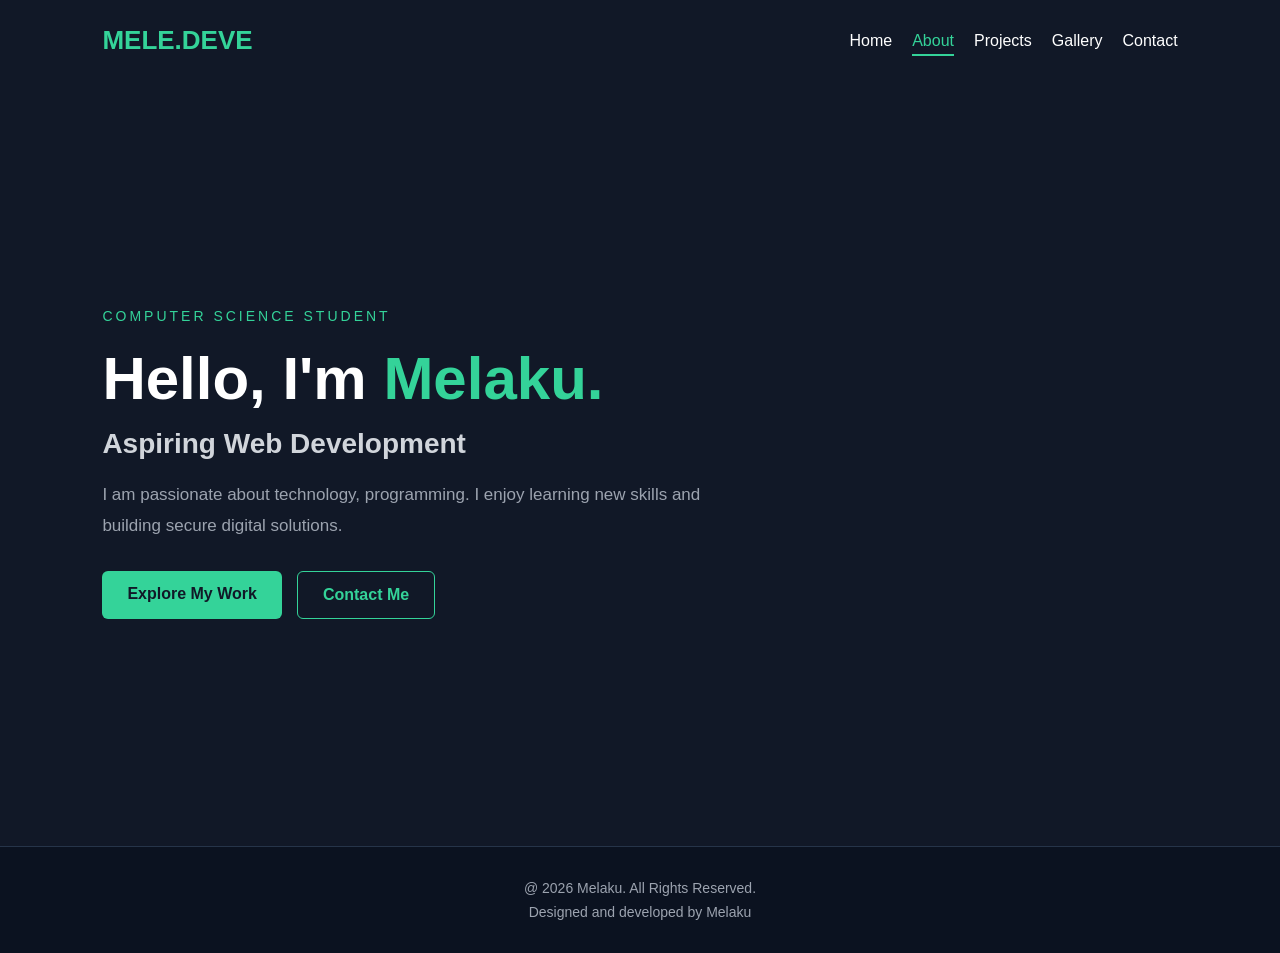
<file: index.html>
<!doctype html>
<html lang="en">
  <head>
    <meta charset="UTF-8" />
    <meta name="viewport" content="width=device-width, initial-scale=1.0" />
    <title>Melaku | Personal Portfolio</title>
    <link rel="stylesheet" href="css/style.css" />
  </head>
  <body>
    <header>
      <nav class="navbar">
        <a href="index.html" class="logo">MELE.DEVE</a>
        <ul class="nav-links">
          <li><a href="index.html">Home</a></li>
          <li><a href="about.html" class="active">About</a></li>
          <li><a href="projects.html">Projects</a></li>
          <li><a href="gallery.html">Gallery</a></li>
          <li><a href="contact.html">Contact</a></li>
        </ul>
      </nav>
    </header>

    <section class="hero">
      <div class="hero-content">
        <p class="hero-subtitle">COMPUTER SCIENCE STUDENT</p>
        <h1>Hello, I'm <span>Melaku.</span></h1>
        <h2>Aspiring Web Development</h2>
        <p class="hero-description">
          I am passionate about technology, programming. I enjoy learning new
          skills and building secure digital solutions.
        </p>

        <div class="hero-button">
          <a href="projects.html" class="btn-primary">Explore My Work</a>
          <a href="contact.html" class="btn-secondary">Contact Me</a>
        </div>
      </div>
    </section>

    <footer class="footer">
      <p>@ 2026 Melaku. All Rights Reserved.</p>
      <p>Designed and developed by Melaku</p>
    </footer>
  </body>
</html>
</file>
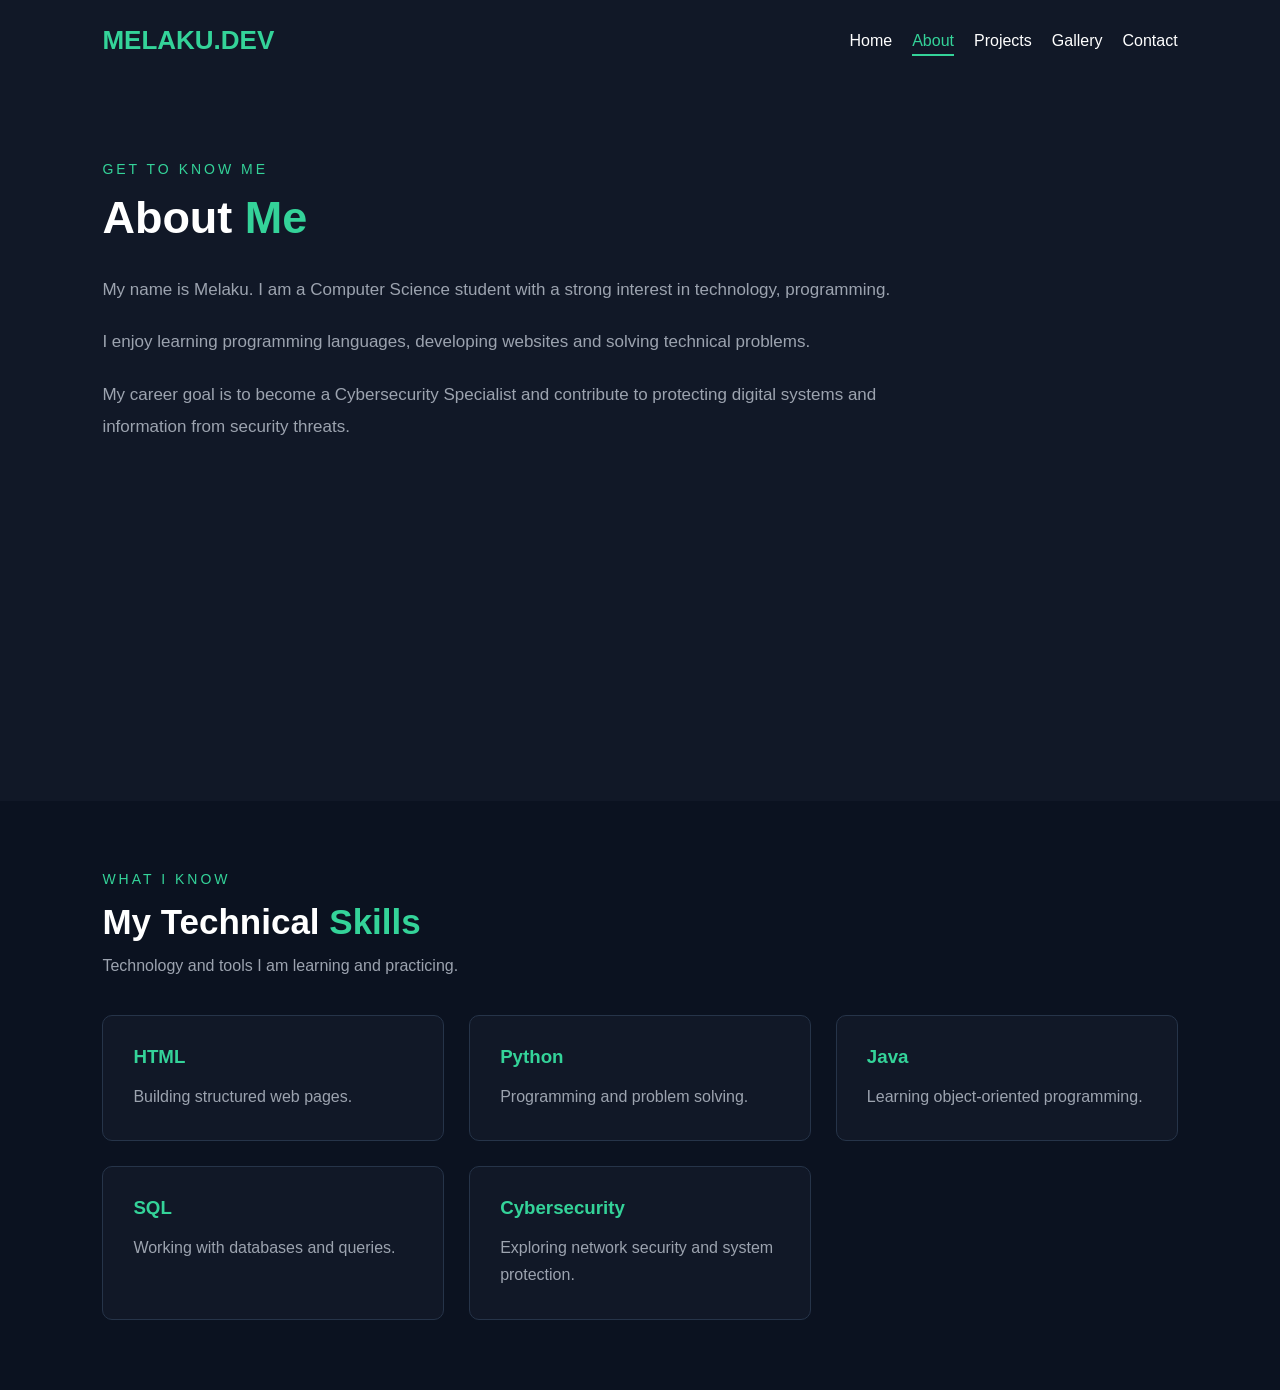
<file: about.html>
<!doctype html>
<html lang="en">
  <head>
    <meta charset="UTF-8" />
    <meta name="viewport" content="width=device-width, initial-scale=1.0" />
    <title>About Me | Melaku</title>
    <link rel="stylesheet" href="css/style.css" />
  </head>
  <body>
    <header>
      <nav class="navbar">
        <a href="index.html" class="logo">MELAKU.DEV</a>

        <ul class="nav-links">
          <li><a href="index.html">Home</a></li>
          <li><a href="about.html" class="active">About</a></li>
          <li><a href="projects.html">Projects</a></li>
          <li><a href="gallery.html">Gallery</a></li>
          <li><a href="contact.html">Contact</a></li>
        </ul>
      </nav>
    </header>

    <section class="about">
      <div class="about-content">
        <p class="section-subtitle">GET TO KNOW ME</p>
        <h1>About <span>Me</span></h1>

        <p>
          My name is Melaku. I am a Computer Science student with a strong
          interest in technology, programming.
        </p>

        <p>
          I enjoy learning programming languages, developing websites and
          solving technical problems.
        </p>

        <p>
          My career goal is to become a Cybersecurity Specialist and contribute
          to protecting digital systems and information from security threats.
        </p>
      </div>
    </section>

    <section class="skills">
      <div class="skills-header">
        <p class="section-subtitle">WHAT I KNOW</p>
        <h2>My Technical <span>Skills</span></h2>
        <p>Technology and tools I am learning and practicing.</p>
      </div>

      <div class="skills-container">
        <div class="skill-card">
          <h3>HTML</h3>
          <p>Building structured web pages.</p>
        </div>

        <div class="skill-card">
          <h3>Python</h3>
          <p>Programming and problem solving.</p>
        </div>

        <div class="skill-card">
          <h3>Java</h3>
          <p>Learning object-oriented programming.</p>
        </div>

        <div class="skill-card">
          <h3>SQL</h3>
          <p>Working with databases and queries.</p>
        </div>

        <div class="skill-card">
          <h3>Cybersecurity</h3>
          <p>Exploring network security and system protection.</p>
        </div>
      </div>
    </section>
  </body>
</html>
</file>
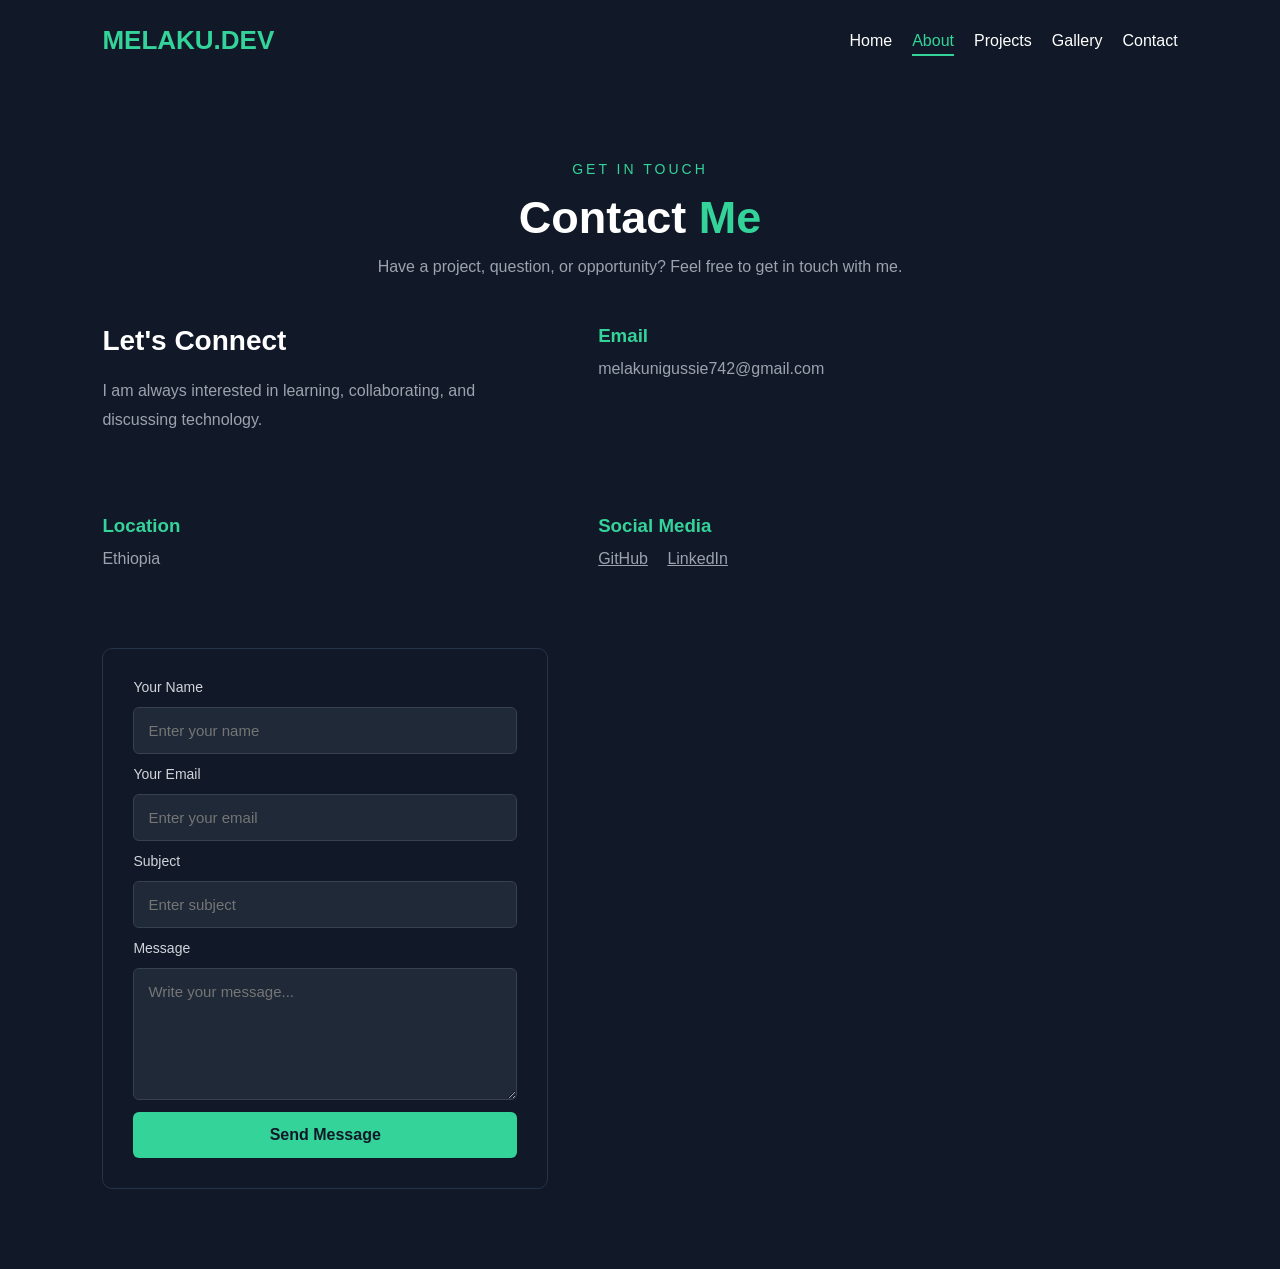
<file: contact.html>
<!doctype html>
<html lang="en">
  <head>
    <meta charset="UTF-8" />
    <meta name="viewport" content="width=device-width, initial-scale=1.0" />
    <title>Contact Me | Melaku</title>
    <link rel="stylesheet" href="css/style.css" />
  </head>
  <body>
    <header>
      <nav class="navbar">
        <a href="index.html" class="logo">MELAKU.DEV</a>
        <ul class="nav-links">
          <li><a href="index.html">Home</a></li>
          <li><a href="about.html" class="active">About</a></li>
          <li><a href="projects.html">Projects</a></li>
          <li><a href="gallery.html">Gallery</a></li>
          <li><a href="contact.html">Contact</a></li>
        </ul>
      </nav>
    </header>

    <section class="contact">
      <div class="contact-header">
        <p class="section-subtitle">GET IN TOUCH</p>
        <h1>Contact <span>Me</span></h1>
        <p>
          Have a project, question, or opportunity? Feel free to get in touch
          with me.
        </p>
      </div>

      <div class="contact-container">
        <div class="contact-info">
          <h2>Let's Connect</h2>
          <p>
            I am always interested in learning, collaborating, and discussing
            technology.
          </p>
        </div>

        <div class="contact-item">
          <h3>Email</h3>
          <p>melakunigussie742@gmail.com</p>
        </div>

        <div class="contact-item">
          <h3>Location</h3>
          <p>Ethiopia</p>
        </div>

        <div class="contact-item">
          <h3>Social Media</h3>

          <a
            href="https://github.com/"
            target="_blank"
            rel="noopener noreferrer"
            >GitHub</a
          >

          <a
            href="https://www.linkedin.com/"
            target="_blank"
            rel="noopener noreferrer"
            >LinkedIn</a
          >
        </div>

        <form
          action="https://formspree.io/f/xbggeyrz"
          class="contact-form"
          method="POST"
        >
          <label for="name">Your Name</label>
          <input
            type="text"
            id="name"
            name="name"
            placeholder="Enter your name"
            requred
          />

          <label for="email">Your Email</label>
          <input
            type="email"
            id="email"
            name="email"
            placeholder="Enter your email"
            requred
          />

          <label for="subject">Subject</label>
          <input
            type="text"
            id="subject"
            name="subject"
            placeholder="Enter subject"
            requred
          />

          <label for="message">Message</label>
          <textarea
            id="message"
            name="message"
            placeholder="Write your message..."
            rows="6"
            required
          ></textarea>
          <input type="hidden" name="_subject" value="New Portfolio Message" />
          <button type="submit">Send Message</button>
        </form>
      </div>
    </section>
  </body>
</html>
</file>
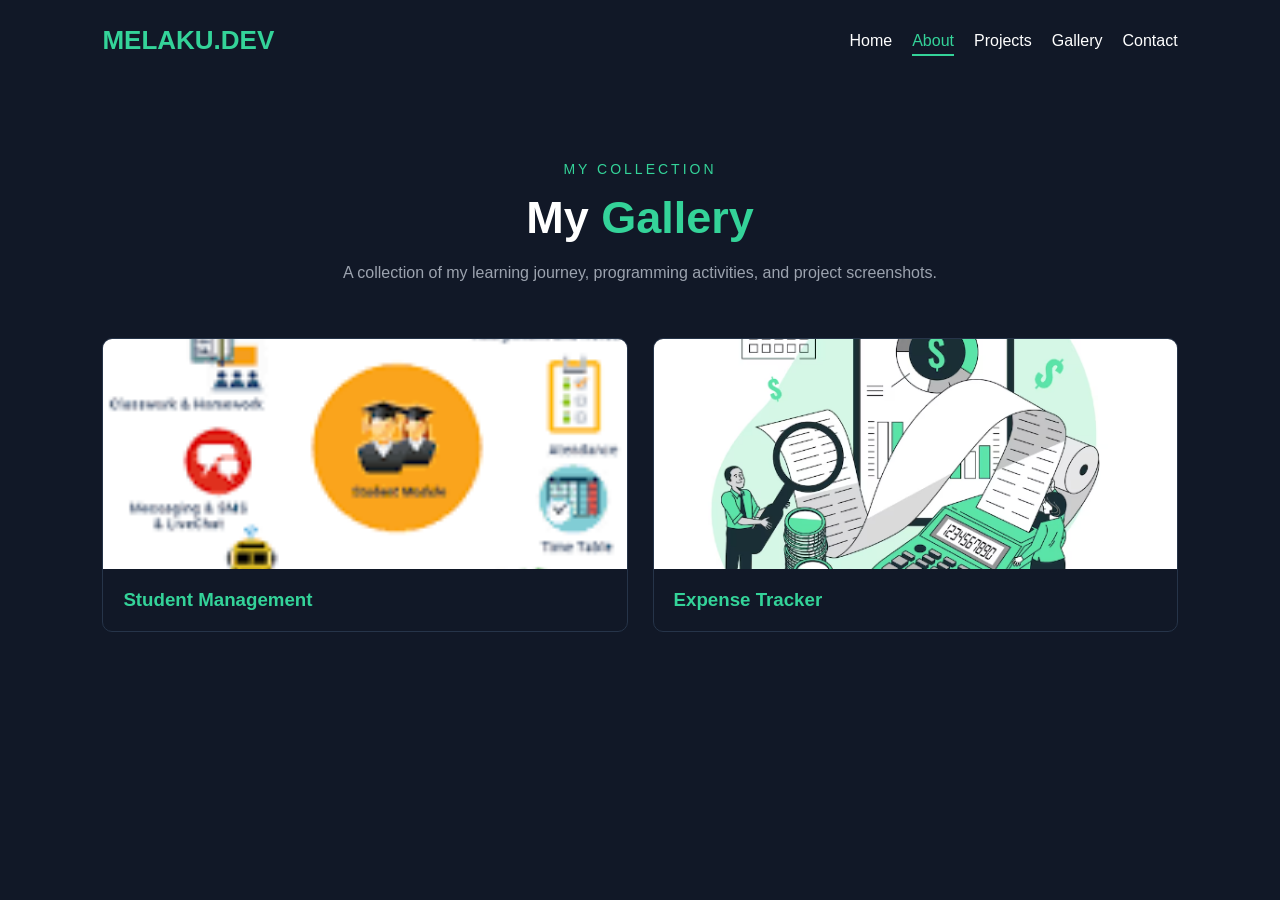
<file: gallery.html>
<!doctype html>
<html lang="en">
  <head>
    <meta charset="UTF-8" />
    <meta name="viewport" content="width=device-width, initial-scale=1.0" />
    <title>Gallery | MELAKU</title>
    <link rel="stylesheet" href="css/style.css" />
  </head>
  <body>
    <header>
      <nav class="navbar">
        <a href="index.html" class="logo">MELAKU.DEV</a>
        <ul class="nav-links">
          <li><a href="index.html">Home</a></li>
          <li><a href="about.html" class="active">About</a></li>
          <li><a href="projects.html">Projects</a></li>
          <li><a href="gallery.html">Gallery</a></li>
          <li><a href="contact.html">Contact</a></li>
        </ul>
      </nav>
    </header>

    <section class="gallery">
      <div class="gallery-header">
        <p class="section-subtitle">MY COLLECTION</p>
        <h1>My <span>Gallery</span></h1>
        <p>
          A collection of my learning journey, programming activities, and
          project screenshots.
        </p>
      </div>

      <div class="gallery-container">
        <div class="gallery-card">
          <img
            src="images/studentManagement.png"
            alt="Student Management Project"
          />
          <h3>Student Management</h3>
        </div>

        <div class="gallery-card">
          <img src="images/expenseTracker.png" alt="Expense Tracker Project" />
          <h3>Expense Tracker</h3>
        </div>
      </div>
    </section>
  </body>
</html>
</file>
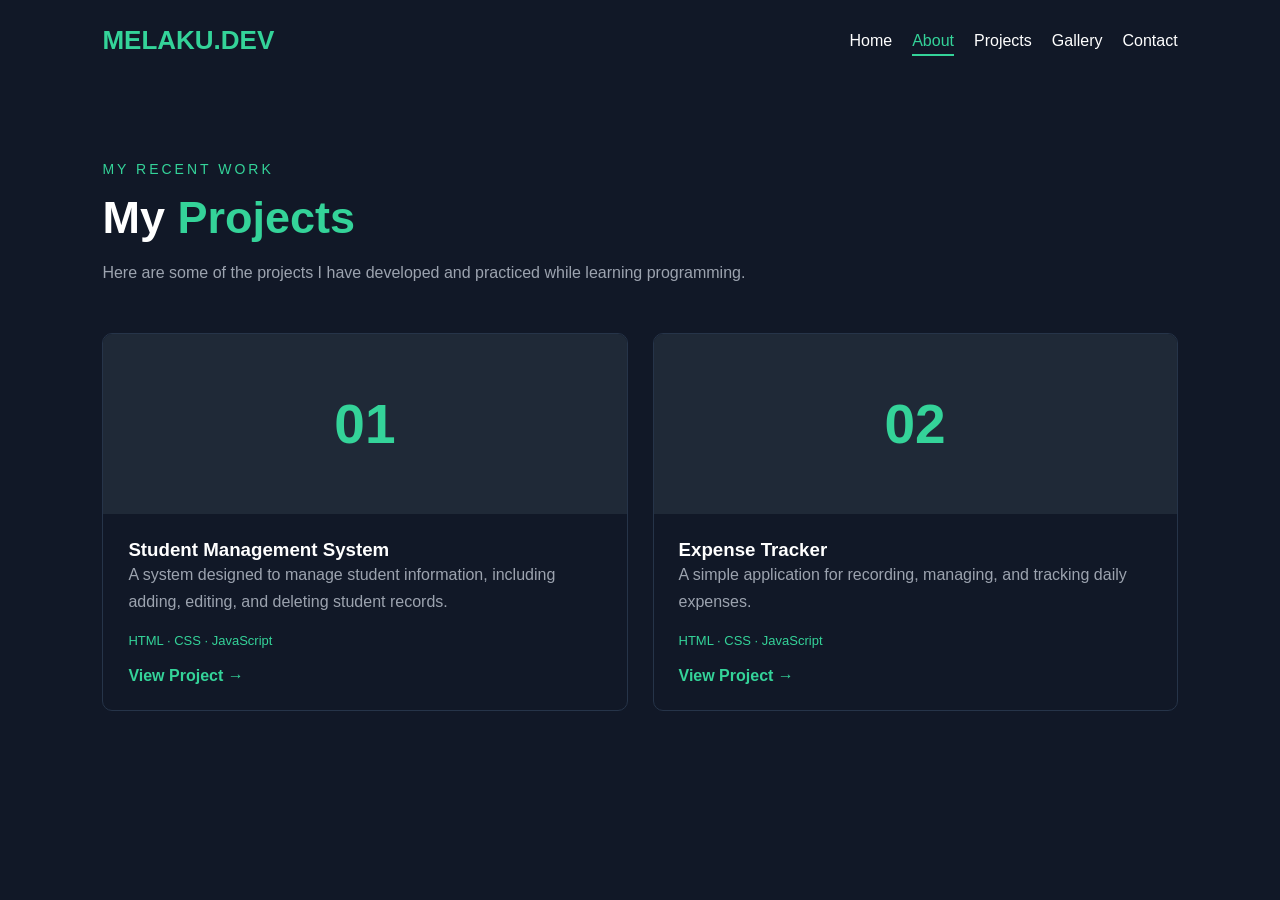
<file: projects.html>
<!doctype html>
<html lang="en">
  <head>
    <meta charset="UTF-8" />
    <meta name="viewport" content="width=device-width, initial-scale=1.0" />
    <title>My Projects | Melaku</title>
    <link rel="stylesheet" href="css/style.css" />
  </head>
  <body>
    <header>
      <nav class="navbar">
        <a href="index.html" class="logo">MELAKU.DEV</a>
        <ul class="nav-links">
          <li><a href="index.html">Home</a></li>
          <li><a href="about.html" class="active">About</a></li>
          <li><a href="projects.html">Projects</a></li>
          <li><a href="gallery.html">Gallery</a></li>
          <li><a href="contact.html">Contact</a></li>
        </ul>
      </nav>
    </header>

    <section class="projects">
      <div class="projects-header">
        <p class="section-subtitle">MY RECENT WORK</p>
        <h1>My <span>Projects</span></h1>
        <p>
          Here are some of the projects I have developed and practiced while
          learning programming.
        </p>
      </div>

      <div class="projects-container">
        <div class="project-card">
          <div class="project-image">
            <h2>01</h2>
          </div>

          <div class="project-info">
            <h3>Student Management System</h3>
            <p>
              A system designed to manage student information, including adding,
              editing, and deleting student records.
            </p>

            <p class="project-tech">HTML · CSS · JavaScript</p>
            <a href="#" class="project-link">View Project →</a>
          </div>
        </div>

        <div class="project-card">
          <div class="project-image">
            <h2>02</h2>
          </div>

          <div class="project-info">
            <h3>Expense Tracker</h3>
            <p>
              A simple application for recording, managing, and tracking daily
              expenses.
            </p>

            <p class="project-tech">HTML · CSS · JavaScript</p>
            <a href="#" class="project-link">View Project →</a>
          </div>
        </div>
      </div>
    </section>
  </body>
</html>
</file>
<file: css/style.css>
* {
    margin: 0;
    padding: 0;
    box-sizing: border-box;
}

body {
    font-family: Arial, sans-serif;
    background-color: #111827;
    color: white;
}

.navbar {
    display: flex;
    justify-content: space-between;
    align-items: center;
    padding: 25px 8%;
    background-color: #111827;
}

.logo {
    font-size: 26px;
    font-weight: bold;
    color: #34D399;
    text-decoration: none;
}

.nav-links {
    display: flex;
    list-style: none;
    gap: 20px;

}

.nav-links a {
    text-decoration: none;
    color: white;
    font-size: 16px;
    transition: 0.3s;
}

.nav-links a:hover {
    color: #34D399;
}

.hero {
    min-height: 85vh;
    display: flex;
    align-items: center;
    padding: 60px 8%;
}

.hero-content {
    max-width: 750px;
}

.hero-subtitle {
    color: #34D399;
    font-size: 14px;
    letter-spacing: 3px;
    margin-bottom: 20px;
}

.hero h1 {
    font-size: 60px;
    margin-bottom: 15px;
}

.hero h1 span {
    color: #34D399;
}

.hero-description {
    color: #9CA3AF;
    font-size: 17px;
    line-height: 1.8;
    max-width: 600px;
    margin-bottom: 30px;
}

.hero h2 {
    font-size: 28px;
    color: #D1D5DB;
    margin-bottom: 20px;
}

.hero-button {
    display: flex;
    gap: 15px;
}

.btn-primary {
    background-color: #34D399;
    color:  #111827;
    padding: 14px 25px;
    border-radius: 6px;
    text-decoration: none;
    font-weight: bold;
    transition: 0.3s;
}

.btn-secondary {
    border: 1px solid #34D399;
    color: #34D399;
    padding: 14px 25px;
    border-radius: 6px;
    text-decoration: none;
    font-weight: bold;
    transition: 0.3s;
}

.btn-primary:hover {
    background-color: #10B981;

}

.btn-secondary:hover {
     background-color: #34D399;
    color: #111827;
}

@media screen and (max-width: 768px){
    .navbar {
        flex-direction: column;
        gap: 20px;
    }

    .nav-links {
        flex-direction: wrap;
        justify-content: center;
        gap: 10px;
    }

    .hero {
        min-height: 75vh;
        padding: 50px 6%;
    }

    .hero h1 {
        font-size: 40px;
    }

    .hero h2 {
        font-size: 22px;
    }

    .hero-description {
        font-size: 15px;
    }

    .hero-button {
        flex-direction: wrap;
    }
}


@media screen and (max-width: 480px){
    .logo {
        font-size: 22px;
    }

    .nav-links {
        gap: 12px;
    }

    .nav-links a {
        font-size: 14px;
    }

    .hero h1 {
        font-size: 34px;
    }

    .hero h2 {
        font-size: 19px;
    }

    .hero-button {
        flex-direction: column;
        align-items: flex-start;
    }
    
}


.about {
    padding: 80px 8%;
    min-height: 80vh;
}

.about-content {
    max-width: 850px;
}

.section-subtitle {
    color: #34D399;
    letter-spacing: 3px;
    font-size: 14px;
    margin-bottom: 15px;
}

.about h1 {
    font-size: 45px;
    margin-bottom: 30px;
}

.about h1 span {
    color: #34D399;
}

.about-content p:not(.section-subtitle) {
    color: #9CA3AF;
    font-size: 17px;
    line-height: 1.9;
    margin-bottom: 20px;
}

.skills {
   padding: 70px 8%;
   background-color: #0B1220;
}

.skills-header {
    margin-bottom: 40px;
}

.skills-header h2 {
    font-size: 35px;
    margin-bottom: 15px;
}

.skills-header h2 span {
    color: #34D399;
}

.skills-header > p:last-child {
    color: #9CA3AF;
}

.skills-container {
    display: grid;
    grid-template-columns: repeat(3, 1fr);
    gap: 25px;
}

.skill-card {
    background-color: #111827;
    padding: 30px;
    border: 1px solid #263449;
    border-radius: 10px;
    transition: 0.3s;
}

.skill-card h3 {
    color: #34D399;
    margin-bottom: 15px;
}

.skill-card p {
    color: #9CA3AF;
    line-height: 1.7;
}

.skill-card:hover {
    transform: translateY(-5px);
    border-color: #34D399;
}

@media screen and (max-width: 768px) {

    .skills-container {
        grid-template-columns: repeat(2, 1fr);
    }

}

@media screen and (max-width: 480px) {

    .skills-container {
        grid-template-columns: 1fr;
    }

}

.projects {
    padding: 80px 8%;
    min-height: 80vh;
}

.projects-header {
    max-width: 650px;
    margin-bottom: 45px;
}

.projects-header h1 {
    font-size: 45px;
    margin-bottom: 15px;
}

.projects-header h1 span {
    color: #34D399;
}

.projects-container {
    display: grid;
    grid-template-columns: repeat(2, 1fr);
    gap: 25px;
}

.project-card {
    background-color:  #111827;
     border: 1px solid #263449;
     border-radius: 10px;
     overflow: hidden;
     transition: 0.3s;
}

.projects-header > p:last-child {
    color: #9CA3AF;
    line-height: 1.8;
}

.project-card:hover {
    transform: translateY(-6px);
    border-color: #34D399;
}

.project-image {
    height: 180px;
    background-color: #1F2937;
    display: flex;
    justify-content: center;
    align-items: center;
}


.project-image h2 {
    font-size: 55px;
    color: #34D399;
}

.project-info {
    padding: 25px;
}
.project-info p {
    color: #9CA3AF;
    line-height: 1.7;
    margin-bottom: 15px;
}

.project-info .project-tech {
    color: #34D399;
    font-size: 13px;
}

.project-link {
    color: #34D399;
    text-decoration: none;
    font-weight: bold;
}

.project-link:hover {
    text-decoration: underline;
}

@media screen and (max-width: 900px) {
    .projects-container {
        grid-template-columns: repeat(2, 1fr);
    }
}

@media screen and (max-width: 600px) {
    .projects-container {
        grid-template-columns: 1fr;
    }
}

.contact {
    padding: 80px 8%;
    min-height: 80vh;
}

.contact-header {
    text-align: center;
    margin-bottom: 50px;
}

.contact-header h1 {
    font-size: 45px;
    margin-bottom: 15px;
}

.contact-header h1 span {
    color: #34D399;
}

.contact-header > p:last-child {
    color: #9CA3AF;
    line-height: 1.0;
}

.contact-container {
    display: grid;
    grid-template-columns: 1fr 1.3fr;
    gap: 50px;
    max-width: 1100px;
    margin: auto;
}

.contact-info h2 {
    font-size: 28px;
    margin-bottom: 20px;
}

.contact-info > p {
    color: #9CA3AF;
    line-height: 1.8;
    margin-bottom: 30px;
}

.contact-item {
    margin-bottom: 25px;
}

.contact-item h3 {
    color: #34D399;
    margin-bottom: 8px;
}

.contact-item p,
.contact-item a {
    color: #9CA3AF;
    margin-right: 15px;
    line-height: 1.8;
}

.contact-form {
    background-color: #111827;
    padding: 30px;
    border: 1px solid #263449;
    border-radius: 10px;
    display: flex;
    flex-direction: column;
    gap: 12px;
}

.contact-form label {
    font-size: 14px;
    color: #D1D5DB;
}

.contact-form input,
.contact-form textarea {
    padding: 14px;
    background-color: #1F2937;
    color: white;
    border: 1px solid #374151;
    border-radius: 6px;
    font-size: 15px;
    font-family: inherit;
}

.contac-form input:focus,
.contact-form textarea:focus {
    outline: none;
    border-color: #34D399;
}

.contact-form textarea {
    resize: vertical;
}

.contact-form button {
    background-color: #34D399;
    color: #111827;
    padding: 14px;
    border: none;
    border-radius: 6px;
    font-size: 16px;
    font-weight: bold;
    cursor: pointer;
    transition: 0.3s;
}

.contact-form button:hover {
    background-color: #10B981;
}

@media screen and (max-width: 768px) {
    .contact-container {
        grid-template-columns: 1fr;
        gap: 35px;
    }
}

.footer {
    background-color: #0B1220;
    padding: 25px 8%;
    text-align: center;
    border-top: 1px solid #263449;
}

.footer p {
    color: #9CA3AF;
    font-size: 14px;
    margin: 8px 0;
}

.gallery {
    padding: 80px 8%;
    min-height: 80vh;
}

.gallery-header {
    text-align: center;
    margin-bottom: 50px;
}

.gallery-header h1 {
    font-size: 45px;
    margin-bottom: 15px;
}

.gallery-header h1 span {
    color: #34D399;
}

.gallery-header > p:last-child {
    color: #9CA3AF;
    line-height: 1.8;
}

.gallery-container {
    display: grid;
    grid-template-columns: repeat(2, 1fr);
    gap: 25px;
}

.gallery-card {
    background-color: #111827;
    border: 1px solid #263449;
    border-radius: 10px;
    overflow: hidden;
    transition: 0.3s;
}

.gallery-card img {
    width: 100%;
    height: 230px;
    object-fit: cover;
    display: block;
}

.gallery-card h3 {
    padding: 20px;
    color: #34D399;
}

.gallery-card:hover {
    transform: translateY(-5px);
    border-color: #34D399;
}

@media screen and(max-width: 900px) {
    .gallery-container {
        grid-template-columns: repeat(2, 1fr);
    }
}

@media screen and (max-width: 600px) {
    .gallery-container {
        grid-template-columns: 1fr;
    }
}

.nav-links a.active {
    color: #34D399;
    border-bottom: 2px solid #34D399;
    padding-bottom: 5px;
}
</file>
